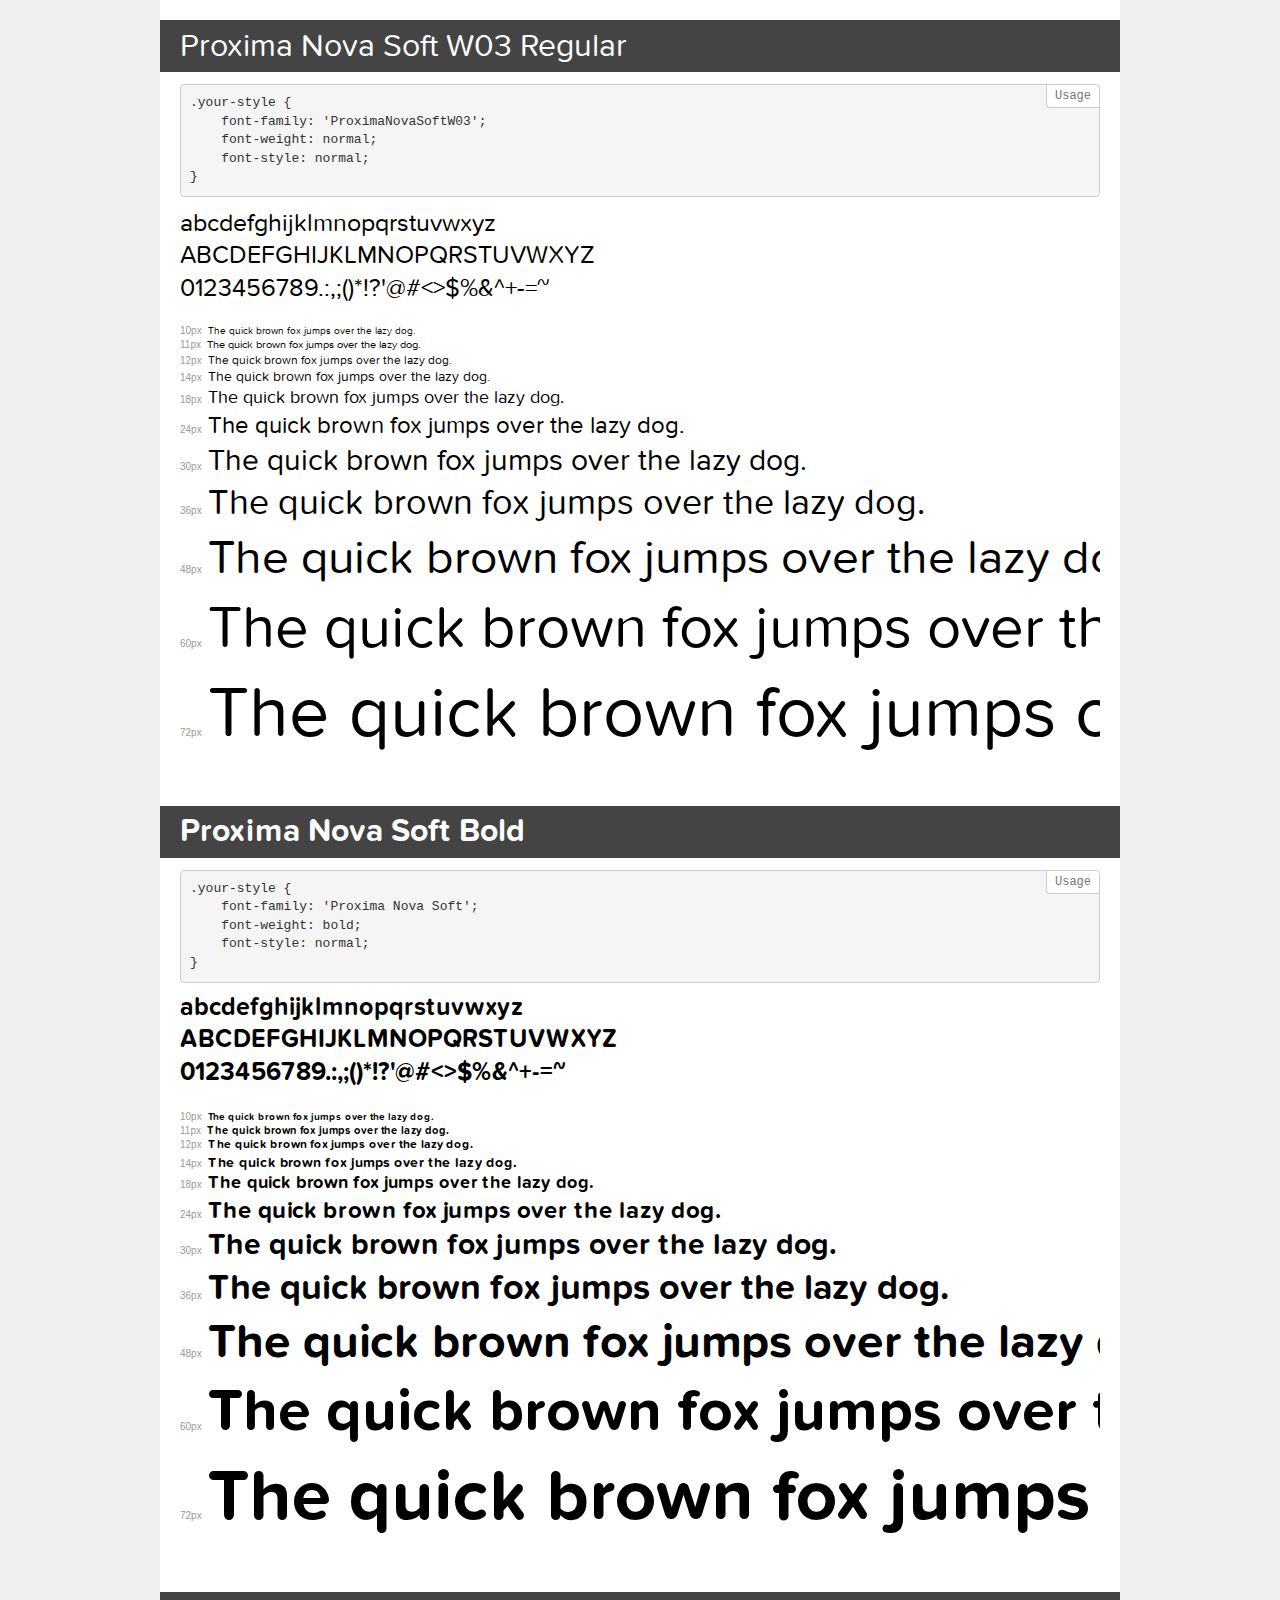
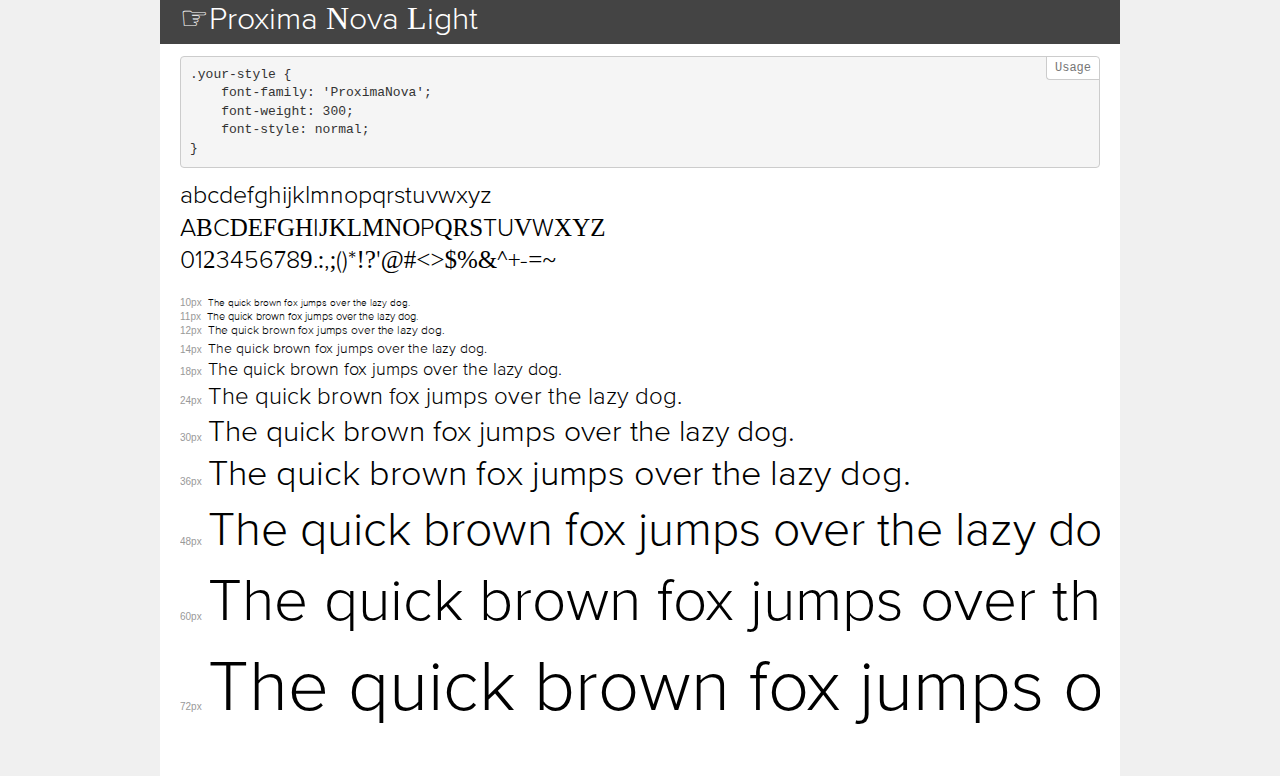
<file: fonts/proxima_trans/demo.html>
<!DOCTYPE html>
<html lang="en">
<head>
    <meta charset="utf-8">
    <meta http-equiv="X-UA-Compatible" content="IE=edge">
    <meta name="viewport" content="width=device-width, initial-scale=1">
    <meta name="robots" content="noindex, noarchive">
    <meta name="format-detection" content="telephone=no">
    <title>Transfonter demo</title>
    <link href="stylesheet.css" rel="stylesheet">
    <style>
        /*
        http://meyerweb.com/eric/tools/css/reset/
        v2.0 | 20110126
        License: none (public domain)
        */
        html, body, div, span, applet, object, iframe,
        h1, h2, h3, h4, h5, h6, p, blockquote, pre,
        a, abbr, acronym, address, big, cite, code,
        del, dfn, em, img, ins, kbd, q, s, samp,
        small, strike, strong, sub, sup, tt, var,
        b, u, i, center,
        dl, dt, dd, ol, ul, li,
        fieldset, form, label, legend,
        table, caption, tbody, tfoot, thead, tr, th, td,
        article, aside, canvas, details, embed,
        figure, figcaption, footer, header, hgroup,
        menu, nav, output, ruby, section, summary,
        time, mark, audio, video {
            margin: 0;
            padding: 0;
            border: 0;
            font-size: 100%;
            font: inherit;
            vertical-align: baseline;
        }
        /* HTML5 display-role reset for older browsers */
        article, aside, details, figcaption, figure,
        footer, header, hgroup, menu, nav, section {
            display: block;
        }
        body {
            line-height: 1;
        }
        ol, ul {
            list-style: none;
        }
        blockquote, q {
            quotes: none;
        }
        blockquote:before, blockquote:after,
        q:before, q:after {
            content: '';
            content: none;
        }
        table {
            border-collapse: collapse;
            border-spacing: 0;
        }
        /* demo styles */
        body {
            background: #f0f0f0;
            color: #000;
        }
        .page {
            background: #fff;
            width: 920px;
            margin: 0 auto;
            padding: 20px 20px 0 20px;
            overflow: hidden;
        }
        .font-container {
            overflow-x: auto;
            overflow-y: hidden;
            margin-bottom: 40px;
            line-height: 1.3;
            white-space: nowrap;
            padding-bottom: 5px;
        }
        h1 {
            position: relative;
            background: #444;
            font-size: 32px;
            color: #fff;
            padding: 10px 20px;
            margin: 0 -20px 12px -20px;
        }
        .letters {
            font-size: 25px;
            margin-bottom: 20px;
        }
        .s10:before {
            content: '10px';
        }
        .s11:before {
            content: '11px';
        }
        .s12:before {
            content: '12px';
        }
        .s14:before {
            content: '14px';
        }
        .s18:before {
            content: '18px';
        }
        .s24:before {
            content: '24px';
        }
        .s30:before {
            content: '30px';
        }
        .s36:before {
            content: '36px';
        }
        .s48:before {
            content: '48px';
        }
        .s60:before {
            content: '60px';
        }
        .s72:before {
            content: '72px';
        }
        .s10:before, .s11:before, .s12:before, .s14:before,
        .s18:before, .s24:before, .s30:before, .s36:before,
        .s48:before, .s60:before, .s72:before {
            font-family: Arial, sans-serif;
            font-size: 10px;
            font-weight: normal;
            font-style: normal;
            color: #999;
            padding-right: 6px;
        }
        pre {
            display: block;
            position: relative;
            padding: 9px;
            margin: 0 0 10px;
            font-family: Monaco, Menlo, Consolas, "Courier New", monospace;
            font-size: 13px;
            line-height: 1.428571429;
            color: #333;
            font-weight: normal;
            font-style: normal;
            background-color: #f5f5f5;
            border: 1px solid #ccc;
            overflow-x: auto;
            border-radius: 4px;
        }
        pre:after {
            display: block;
            position: absolute;
            right: 0;
            top: 0;
            content: 'Usage';
            line-height: 1;
            padding: 5px 8px;
            font-size: 12px;
            color: #767676;
            background-color: #fff;
            border: 1px solid #ccc;
            border-right: none;
            border-top: none;
            border-radius: 0 4px 0 4px;
            z-index: 10;
        }
        /* responsive */
        @media (max-width: 959px) {
            .page {
                width: auto;
                margin: 0;
            }
        }
    </style>
</head>
<body>
<div class="page">
    <div class="demo">
        <h1 style="font-family: 'ProximaNovaSoftW03'; font-weight: normal; font-style: normal;">Proxima Nova Soft W03 Regular</h1>
        <pre>.your-style {
    font-family: 'ProximaNovaSoftW03';
    font-weight: normal;
    font-style: normal;
}</pre>
        <div class="font-container" style="font-family: 'ProximaNovaSoftW03'; font-weight: normal; font-style: normal;">
            <p class="letters">
                abcdefghijklmnopqrstuvwxyz<br>
ABCDEFGHIJKLMNOPQRSTUVWXYZ<br>
                0123456789.:,;()*!?'@#<>$%&^+-=~
            </p>
            <p class="s10" style="font-size: 10px;">The quick brown fox jumps over the lazy dog.</p>
            <p class="s11" style="font-size: 11px;">The quick brown fox jumps over the lazy dog.</p>
            <p class="s12" style="font-size: 12px;">The quick brown fox jumps over the lazy dog.</p>
            <p class="s14" style="font-size: 14px;">The quick brown fox jumps over the lazy dog.</p>
            <p class="s18" style="font-size: 18px;">The quick brown fox jumps over the lazy dog.</p>
            <p class="s24" style="font-size: 24px;">The quick brown fox jumps over the lazy dog.</p>
            <p class="s30" style="font-size: 30px;">The quick brown fox jumps over the lazy dog.</p>
            <p class="s36" style="font-size: 36px;">The quick brown fox jumps over the lazy dog.</p>
            <p class="s48" style="font-size: 48px;">The quick brown fox jumps over the lazy dog.</p>
            <p class="s60" style="font-size: 60px;">The quick brown fox jumps over the lazy dog.</p>
            <p class="s72" style="font-size: 72px;">The quick brown fox jumps over the lazy dog.</p>
        </div>
    </div>
    <div class="demo">
        <h1 style="font-family: 'Proxima Nova Soft'; font-weight: bold; font-style: normal;">Proxima Nova Soft Bold</h1>
        <pre>.your-style {
    font-family: 'Proxima Nova Soft';
    font-weight: bold;
    font-style: normal;
}</pre>
        <div class="font-container" style="font-family: 'Proxima Nova Soft'; font-weight: bold; font-style: normal;">
            <p class="letters">
                abcdefghijklmnopqrstuvwxyz<br>
ABCDEFGHIJKLMNOPQRSTUVWXYZ<br>
                0123456789.:,;()*!?'@#<>$%&^+-=~
            </p>
            <p class="s10" style="font-size: 10px;">The quick brown fox jumps over the lazy dog.</p>
            <p class="s11" style="font-size: 11px;">The quick brown fox jumps over the lazy dog.</p>
            <p class="s12" style="font-size: 12px;">The quick brown fox jumps over the lazy dog.</p>
            <p class="s14" style="font-size: 14px;">The quick brown fox jumps over the lazy dog.</p>
            <p class="s18" style="font-size: 18px;">The quick brown fox jumps over the lazy dog.</p>
            <p class="s24" style="font-size: 24px;">The quick brown fox jumps over the lazy dog.</p>
            <p class="s30" style="font-size: 30px;">The quick brown fox jumps over the lazy dog.</p>
            <p class="s36" style="font-size: 36px;">The quick brown fox jumps over the lazy dog.</p>
            <p class="s48" style="font-size: 48px;">The quick brown fox jumps over the lazy dog.</p>
            <p class="s60" style="font-size: 60px;">The quick brown fox jumps over the lazy dog.</p>
            <p class="s72" style="font-size: 72px;">The quick brown fox jumps over the lazy dog.</p>
        </div>
    </div>
    <div class="demo">
        <h1 style="font-family: 'ProximaNova'; font-weight: 300; font-style: normal;">☞Proxima Nova Light</h1>
        <pre>.your-style {
    font-family: 'ProximaNova';
    font-weight: 300;
    font-style: normal;
}</pre>
        <div class="font-container" style="font-family: 'ProximaNova'; font-weight: 300; font-style: normal;">
            <p class="letters">
                abcdefghijklmnopqrstuvwxyz<br>
ABCDEFGHIJKLMNOPQRSTUVWXYZ<br>
                0123456789.:,;()*!?'@#<>$%&^+-=~
            </p>
            <p class="s10" style="font-size: 10px;">The quick brown fox jumps over the lazy dog.</p>
            <p class="s11" style="font-size: 11px;">The quick brown fox jumps over the lazy dog.</p>
            <p class="s12" style="font-size: 12px;">The quick brown fox jumps over the lazy dog.</p>
            <p class="s14" style="font-size: 14px;">The quick brown fox jumps over the lazy dog.</p>
            <p class="s18" style="font-size: 18px;">The quick brown fox jumps over the lazy dog.</p>
            <p class="s24" style="font-size: 24px;">The quick brown fox jumps over the lazy dog.</p>
            <p class="s30" style="font-size: 30px;">The quick brown fox jumps over the lazy dog.</p>
            <p class="s36" style="font-size: 36px;">The quick brown fox jumps over the lazy dog.</p>
            <p class="s48" style="font-size: 48px;">The quick brown fox jumps over the lazy dog.</p>
            <p class="s60" style="font-size: 60px;">The quick brown fox jumps over the lazy dog.</p>
            <p class="s72" style="font-size: 72px;">The quick brown fox jumps over the lazy dog.</p>
        </div>
    </div>
</div>
</body>
</html>
</file>
<file: fonts/proxima_trans/stylesheet.css>
@font-face {
    font-family: 'ProximaNovaSoftW03';
    src: url('ProximaNovaSoftW03-Regular.eot');
    src: url('ProximaNovaSoftW03-Regular.eot?#iefix') format('embedded-opentype'),
        url('ProximaNovaSoftW03-Regular.woff') format('woff'),
        url('ProximaNovaSoftW03-Regular.ttf') format('truetype');
    font-weight: normal;
    font-style: normal;
    font-display: swap;
}

@font-face {
    font-family: 'Proxima Nova Soft';
    src: url('ProximaNovaSoft-Bold.eot');
    src: url('ProximaNovaSoft-Bold.eot?#iefix') format('embedded-opentype'),
        url('ProximaNovaSoft-Bold.woff') format('woff'),
        url('ProximaNovaSoft-Bold.ttf') format('truetype');
    font-weight: bold;
    font-style: normal;
    font-display: swap;
}

@font-face {
    font-family: 'ProximaNova';
    src: url('ProximaNova-Light.eot');
    src: url('ProximaNova-Light.eot?#iefix') format('embedded-opentype'),
        url('ProximaNova-Light.woff') format('woff'),
        url('ProximaNova-Light.ttf') format('truetype');
    font-weight: 300;
    font-style: normal;
    font-display: swap;
}
</file>
